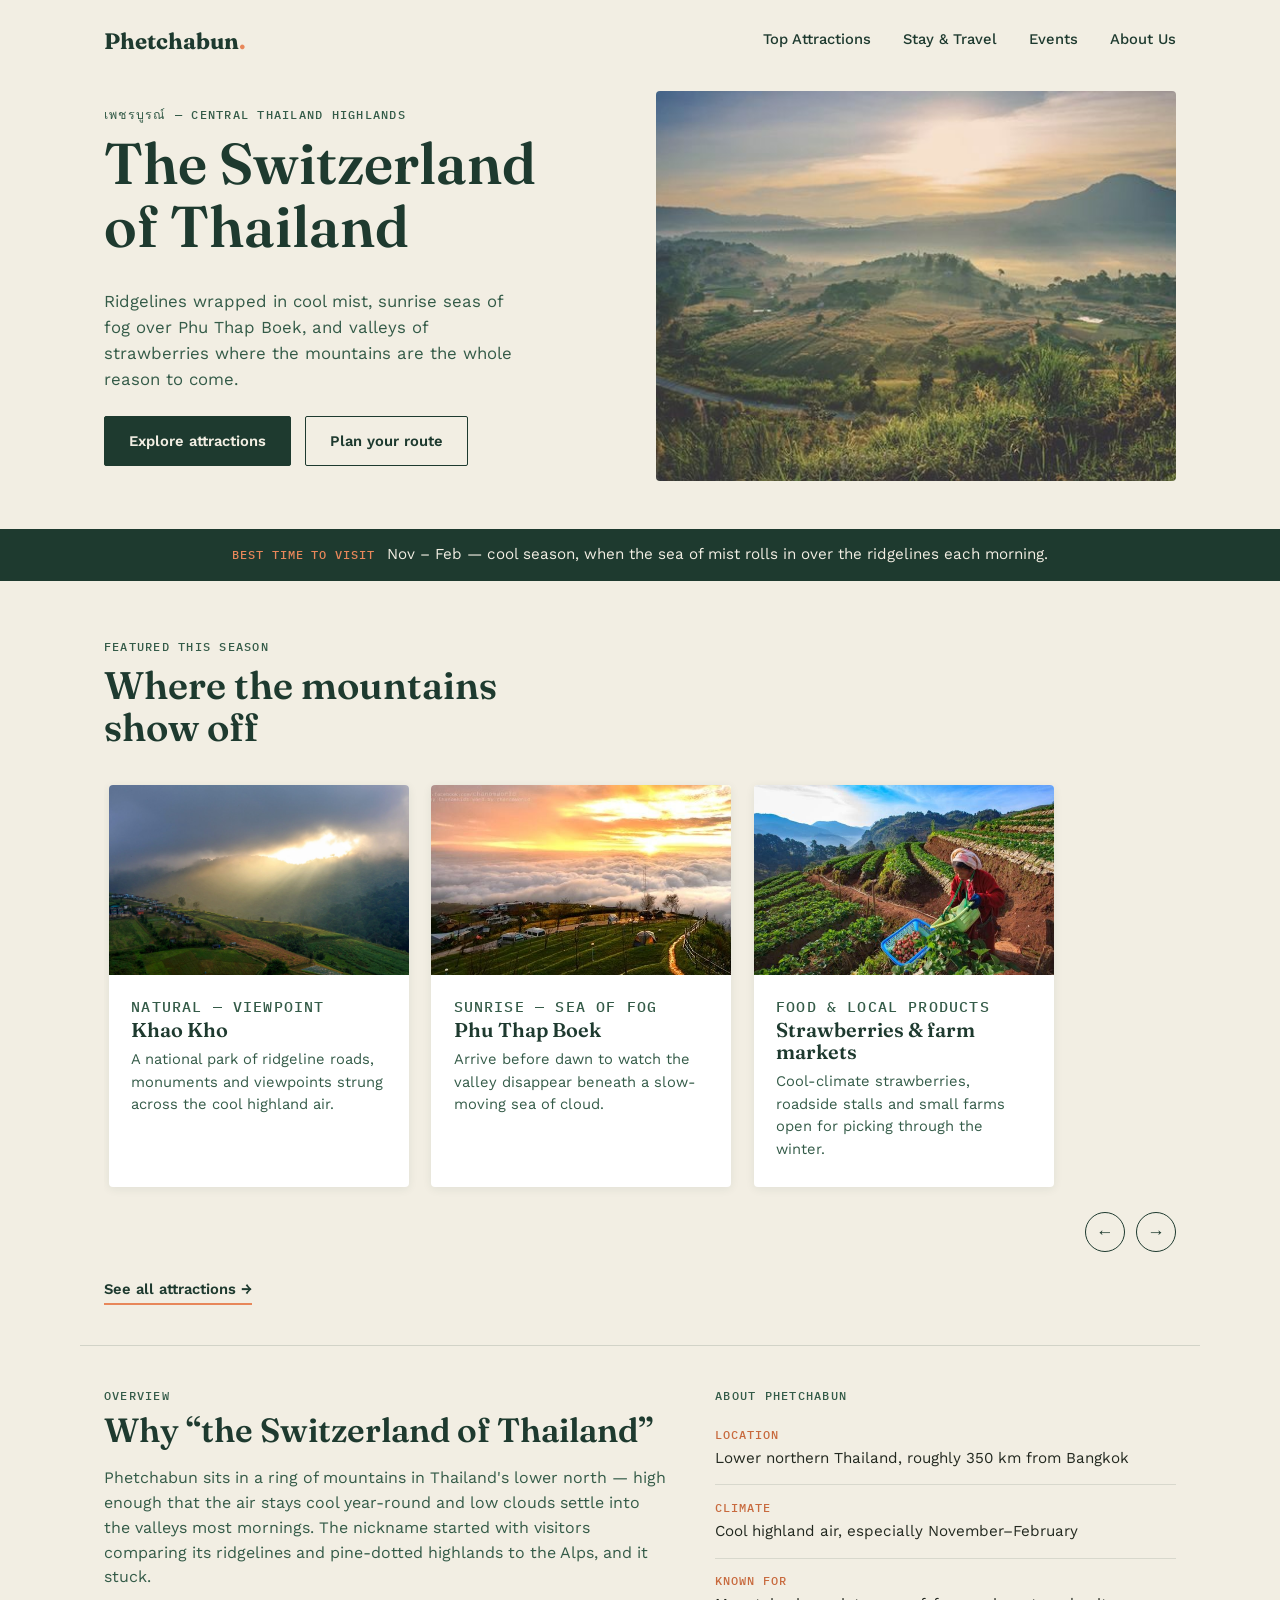
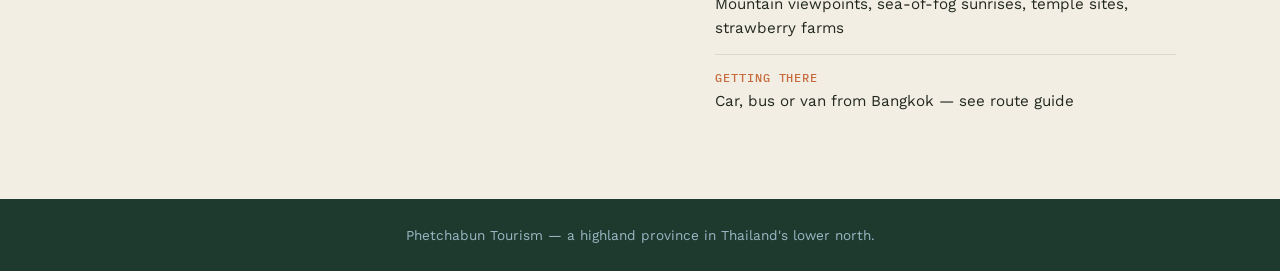
<file: index.html>
<!DOCTYPE html>
<html lang="en">
<head>
<meta charset="UTF-8">
<meta name="viewport" content="width=device-width, initial-scale=1.0">
<title>Phetchabun — The Switzerland of Thailand</title>
<link rel="stylesheet" href="styles.css">
</head>
<body>

<header class="site-header">
  <a href="index.html" class="logo">Phetchabun<span class="logo-dot">.</span></a>
  <nav class="quick-links">
    <a href="attractions.html">Top Attractions</a>
    <a href="stay-travel.html">Stay &amp; Travel</a>
    <a href="events.html">Events</a>
    <a href="about.html">About Us</a>
  </nav>
  <button class="nav-toggle" aria-label="Open menu" aria-expanded="false">
    <span></span><span></span><span></span>
  </button>
</header>

<main>

  <section class="hero">
    <div class="hero-copy">
      <p class="eyebrow">เพชรบูรณ์ &mdash; central Thailand highlands</p>
      <h1>The Switzerland<br>of Thailand</h1>
      <p class="hero-sub">
        Ridgelines wrapped in cool mist, sunrise seas of fog over Phu Thap Boek,
        and valleys of strawberries where the mountains are the whole reason to come.
      </p>
      <div class="hero-actions">
        <a href="attractions.html" class="btn btn-primary">Explore attractions</a>
        <a href="index.html#travel" class="btn btn-ghost">Plan your route</a>
      </div>
    </div>

    <div class="hero-scene">
      <img src="images/hero-valley.jpg" alt="Misty highland valley near Phetchabun at sunrise, terraced fields and a winding road below forested ridges" loading="eager">
    </div>
  </section>

  <section class="season-banner">
    <p><span class="mono">BEST TIME TO VISIT</span> Nov &ndash; Feb &mdash; cool season, when the sea of mist rolls in over the ridgelines each morning.</p>
  </section>

  <section class="featured" id="attractions">
    <div class="section-head">
      <p class="eyebrow">Featured this season</p>
      <h2>Where the mountains<br>show off</h2>
    </div>

    <div class="carousel" data-carousel>
      <ul class="carousel-track" data-track>

        <li class="card">
          <img class="card-art" src="images/khao-kho.jpg" alt="Sunbeams breaking through cloud over the forested ridges of Khao Kho">
          <div class="card-body">
            <p class="mono card-tag">NATURAL &mdash; VIEWPOINT</p>
            <h3>Khao Kho</h3>
            <p>A national park of ridgeline roads, monuments and viewpoints strung across the cool highland air.</p>
          </div>
        </li>

        <li class="card">
          <img class="card-art" src="images/phu-thap-boek.jpg" alt="Sunrise over a sea of clouds seen from a campsite on Phu Thap Boek">
          <div class="card-body">
            <p class="mono card-tag">SUNRISE &mdash; SEA OF FOG</p>
            <h3>Phu Thap Boek</h3>
            <p>Arrive before dawn to watch the valley disappear beneath a slow-moving sea of cloud.</p>
          </div>
        </li>

        <li class="card">
          <img class="card-art" src="images/strawberry-farm.jpg" alt="A farmer harvesting strawberries on a terraced hillside farm">
          <div class="card-body">
            <p class="mono card-tag">FOOD &amp; LOCAL PRODUCTS</p>
            <h3>Strawberries &amp; farm markets</h3>
            <p>Cool-climate strawberries, roadside stalls and small farms open for picking through the winter.</p>
          </div>
        </li>

      </ul>

      <div class="carousel-controls">
        <button class="carousel-btn" data-prev aria-label="Previous">&larr;</button>
        <button class="carousel-btn" data-next aria-label="Next">&rarr;</button>
      </div>
    </div>

    <a href="attractions.html" class="text-link">See all attractions &rarr;</a>
  </section>

  <section class="about" id="about">
    <div class="about-overview">
      <p class="eyebrow">Overview</p>
      <h2>Why &ldquo;the Switzerland of Thailand&rdquo;</h2>
      <p>
        Phetchabun sits in a ring of mountains in Thailand's lower north &mdash;
        high enough that the air stays cool year-round and low clouds settle
        into the valleys most mornings. The nickname started with visitors
        comparing its ridgelines and pine-dotted highlands to the Alps, and
        it stuck.
      </p>
    </div>
    <div class="about-info">
      <p class="eyebrow">About Phetchabun</p>
      <ul class="fact-list">
        <li><span class="mono">LOCATION</span> Lower northern Thailand, roughly 350&nbsp;km from Bangkok</li>
        <li><span class="mono">CLIMATE</span> Cool highland air, especially November&ndash;February</li>
        <li><span class="mono">KNOWN FOR</span> Mountain viewpoints, sea-of-fog sunrises, temple sites, strawberry farms</li>
        <li><span class="mono">GETTING THERE</span> Car, bus or van from Bangkok &mdash; see route guide</li>
      </ul>
    </div>
  </section>

</main>

<footer class="site-footer">
  <p>Phetchabun Tourism &mdash; a highland province in Thailand's lower north.</p>
</footer>

<script>
  const track = document.querySelector('[data-track]');
  const prevBtn = document.querySelector('[data-prev]');
  const nextBtn = document.querySelector('[data-next]');

  if (track && prevBtn && nextBtn) {
    const scrollByCard = (dir) => {
      const card = track.querySelector('.card');
      if (!card) return;
      const gap = parseFloat(getComputedStyle(track).columnGap || 0);
      track.scrollBy({ left: dir * (card.offsetWidth + gap), behavior: 'smooth' });
    };
    prevBtn.addEventListener('click', () => scrollByCard(-1));
    nextBtn.addEventListener('click', () => scrollByCard(1));
  }

  const toggle = document.querySelector('.nav-toggle');
  const nav = document.querySelector('.quick-links');
  if (toggle && nav) {
    toggle.addEventListener('click', () => {
      const open = nav.classList.toggle('open');
      toggle.setAttribute('aria-expanded', open);
    });
  }
</script>

</body>
</html>
</file>
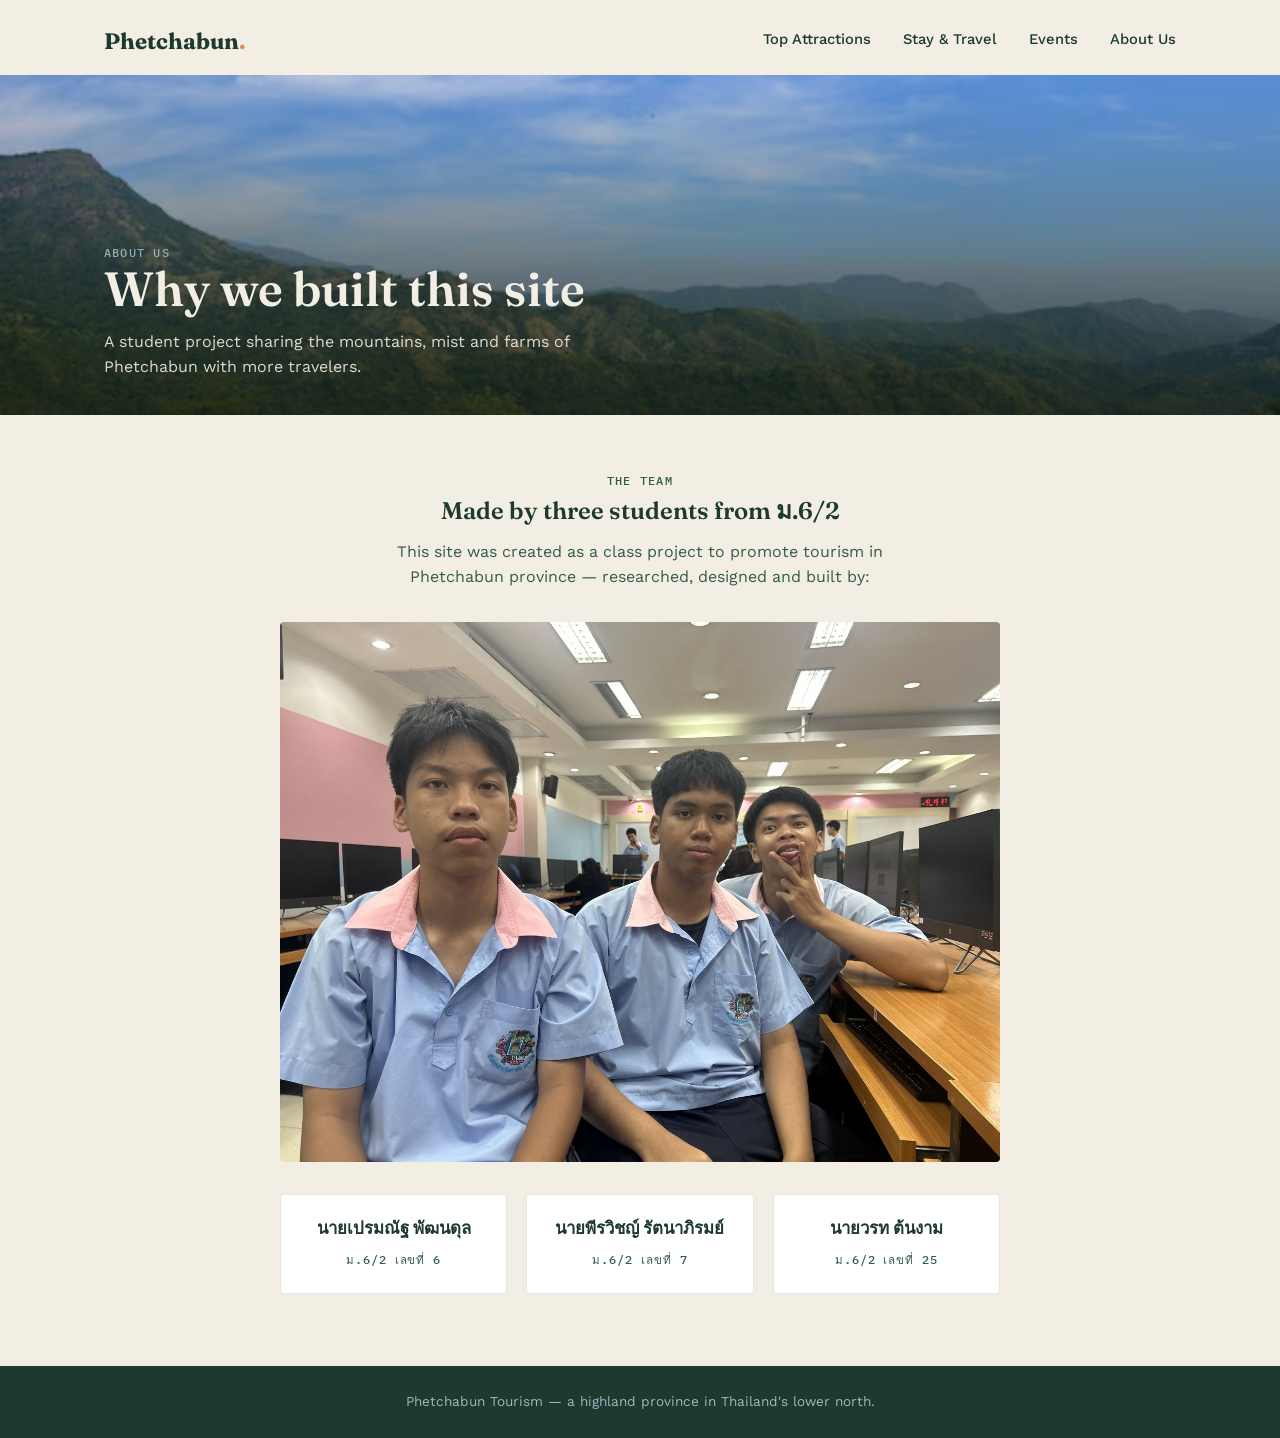
<file: about.html>
<!DOCTYPE html>
<html lang="en">
<head>
<meta charset="UTF-8">
<meta name="viewport" content="width=device-width, initial-scale=1.0">
<title>About Us — Phetchabun</title>
<link rel="stylesheet" href="styles.css">
</head>
<body>

<header class="site-header">
  <a href="index.html" class="logo">Phetchabun<span class="logo-dot">.</span></a>
  <nav class="quick-links">
    <a href="attractions.html">Top Attractions</a>
    <a href="stay-travel.html">Stay &amp; Travel</a>
    <a href="events.html">Events</a>
    <a href="about.html" aria-current="page">About Us</a>
  </nav>
  <button class="nav-toggle" aria-label="Open menu" aria-expanded="false">
    <span></span><span></span><span></span>
  </button>
</header>

<main>

  <section class="page-hero">
    <img src="images/panorama-view-khao-kho-mountain-near-wat-pha-sorn-kaew-khao-kor-phetchabun-northcentral-thailand_258052-7249.avif" alt="Terraced strawberry farm in the Phetchabun highlands">
    <div class="page-hero-copy">
      <p class="eyebrow">About Us</p>
      <h1>Why we built this site</h1>
      <p>A student project sharing the mountains, mist and farms of Phetchabun with more travelers.</p>
    </div>
  </section>

  <section class="team-section">
    <p class="eyebrow" style="text-align:center">The team</p>
    <h2 style="text-align:center; max-width: 34ch; margin: 0 auto;">Made by three students from ม.6/2</h2>
    <p style="max-width: 56ch; margin: 1rem auto 0; text-align:center; color: var(--forest);">
      This site was created as a class project to promote tourism in
      Phetchabun province &mdash; researched, designed and built by:
    </p>

    <div class="team-photo">
      <img src="images/team-photo.jpg" alt="The three student creators of this site">
    </div>

    <div class="team-grid">
      <div class="team-card">
        <span class="name">นายเปรมณัฐ พัฒนดุล</span>
        <span class="mono">ม.6/2 เลขที่ 6</span>
      </div>
      <div class="team-card">
        <span class="name">นายพีรวิชญ์ รัตนาภิรมย์</span>
        <span class="mono">ม.6/2 เลขที่ 7</span>
      </div>
      <div class="team-card">
        <span class="name">นายวรท ต้นงาม</span>
        <span class="mono">ม.6/2 เลขที่ 25</span>
      </div>
    </div>
  </section>

</main>

<footer class="site-footer">
  <p>Phetchabun Tourism &mdash; a highland province in Thailand's lower north.</p>
</footer>

<script>
  const toggle = document.querySelector('.nav-toggle');
  const nav = document.querySelector('.quick-links');
  if (toggle && nav) {
    toggle.addEventListener('click', () => {
      const open = nav.classList.toggle('open');
      toggle.setAttribute('aria-expanded', open);
    });
  }
</script>

</body>
</html>
</file>
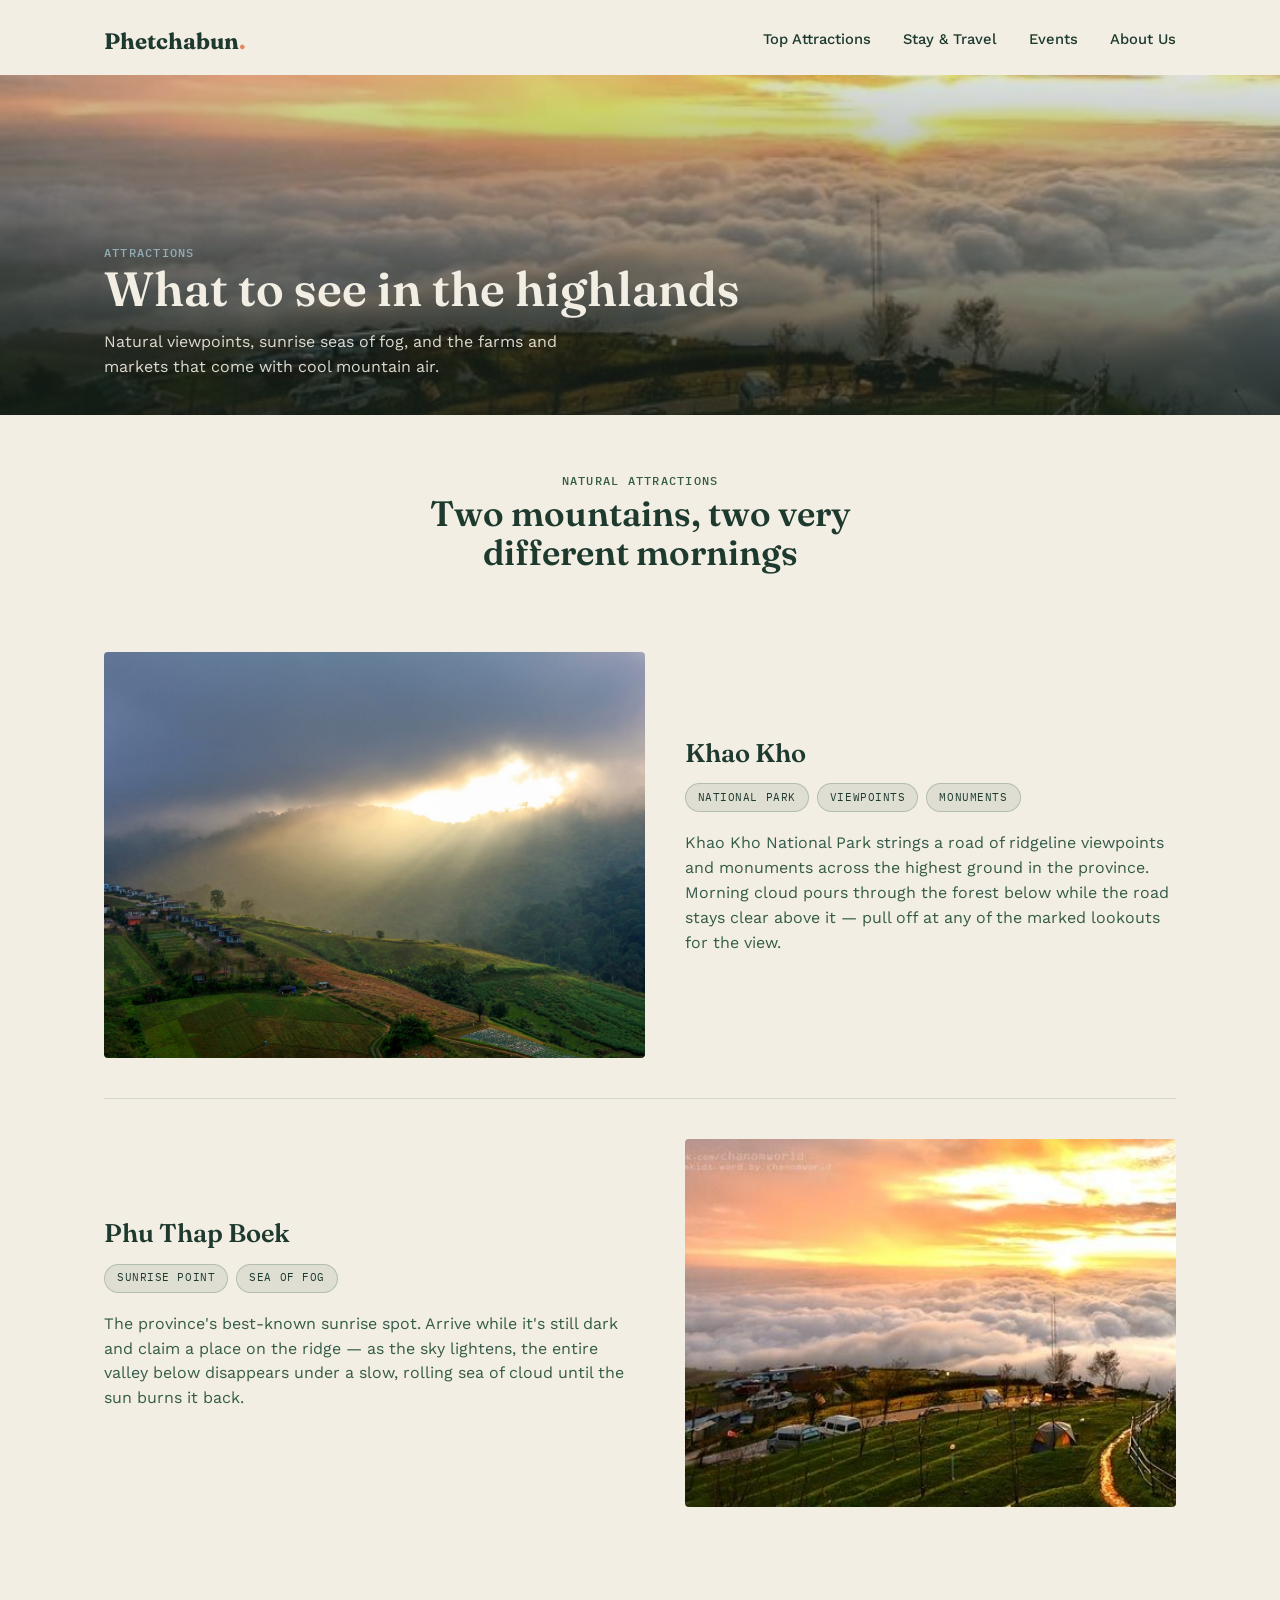
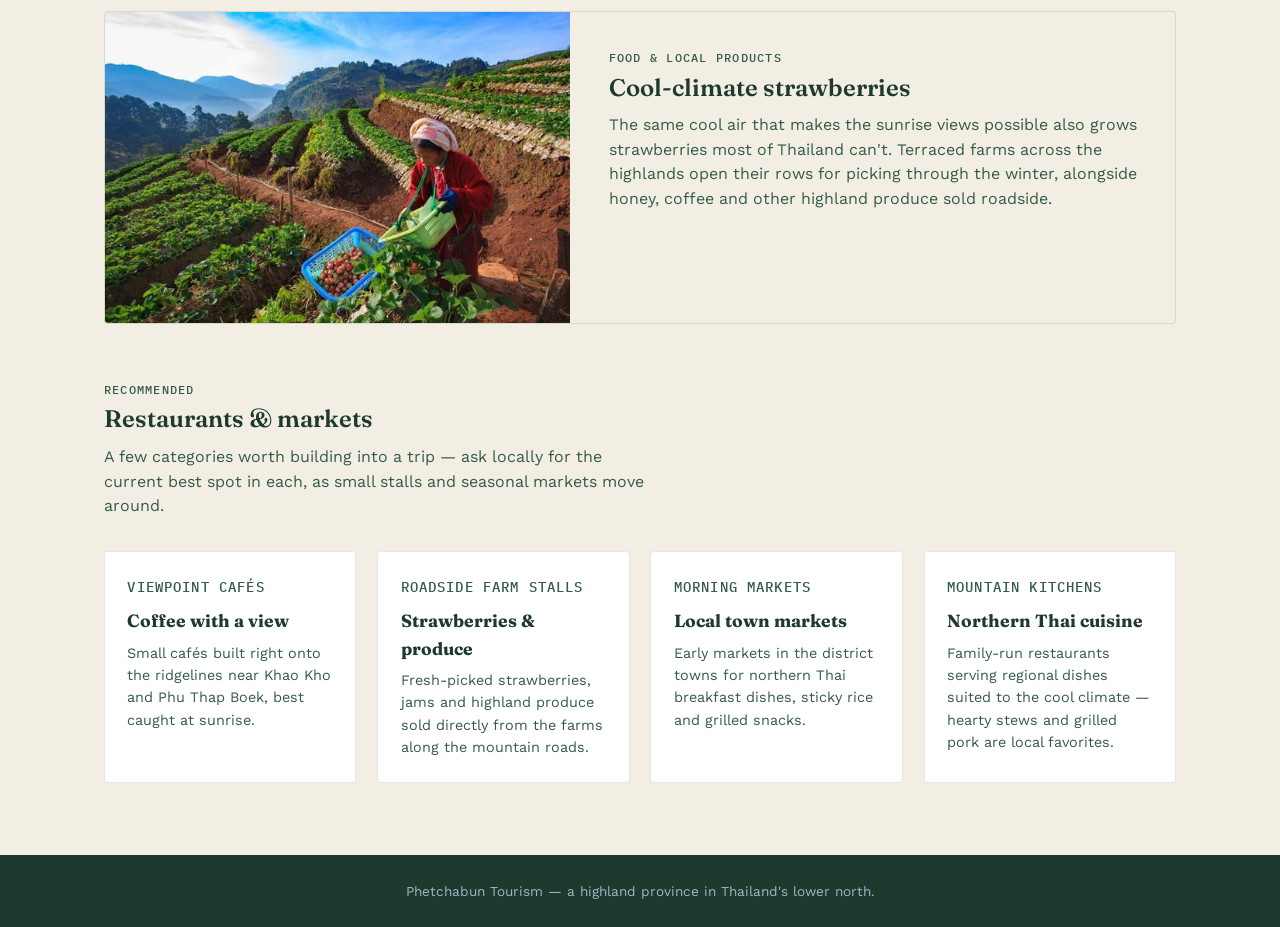
<file: attractions.html>
<!DOCTYPE html>
<html lang="en">
<head>
<meta charset="UTF-8">
<meta name="viewport" content="width=device-width, initial-scale=1.0">
<title>Attractions — Phetchabun</title>
<link rel="stylesheet" href="styles.css">
</head>
<body>

<header class="site-header">
  <a href="index.html" class="logo">Phetchabun<span class="logo-dot">.</span></a>
  <nav class="quick-links">
    <a href="attractions.html" aria-current="page">Top Attractions</a>
    <a href="stay-travel.html">Stay &amp; Travel</a>
    <a href="events.html">Events</a>
    <a href="about.html">About Us</a>
  </nav>
  <button class="nav-toggle" aria-label="Open menu" aria-expanded="false">
    <span></span><span></span><span></span>
  </button>
</header>

<main>

  <section class="page-hero">
    <img src="images/phu-thap-boek.jpg" alt="Sunrise over a sea of clouds on Phu Thap Boek">
    <div class="page-hero-copy">
      <p class="eyebrow">Attractions</p>
      <h1>What to see in the highlands</h1>
      <p>Natural viewpoints, sunrise seas of fog, and the farms and markets that come with cool mountain air.</p>
    </div>
  </section>

  <section class="feature-group" id="natural">
    <p class="eyebrow" style="text-align:center">Natural attractions</p>
    <h2>Two mountains, two very<br>different mornings</h2>

    <div class="feature-row">
      <div class="feature-media">
        <img src="images/khao-kho.jpg" alt="Sunbeams breaking through cloud over the forested ridges of Khao Kho">
      </div>
      <div class="feature-text">
        <h3>Khao Kho</h3>
        <div class="tag-row">
          <span class="tag-pill">National park</span>
          <span class="tag-pill">Viewpoints</span>
          <span class="tag-pill">Monuments</span>
        </div>
        <p>
          Khao Kho National Park strings a road of ridgeline viewpoints and
          monuments across the highest ground in the province. Morning cloud
          pours through the forest below while the road stays clear above it &mdash;
          pull off at any of the marked lookouts for the view.
        </p>
      </div>
    </div>

    <div class="feature-row reverse">
      <div class="feature-media">
        <img src="images/phu-thap-boek.jpg" alt="Sunrise over a sea of clouds seen from a campsite on Phu Thap Boek">
      </div>
      <div class="feature-text">
        <h3>Phu Thap Boek</h3>
        <div class="tag-row">
          <span class="tag-pill">Sunrise point</span>
          <span class="tag-pill">Sea of fog</span>
        </div>
        <p>
          The province's best-known sunrise spot. Arrive while it's still dark
          and claim a place on the ridge &mdash; as the sky lightens, the entire
          valley below disappears under a slow, rolling sea of cloud until the
          sun burns it back.
        </p>
      </div>
    </div>
  </section>

  <section class="food-section">
    <div class="food-band">
      <img src="images/strawberry-farm.jpg" alt="A farmer harvesting strawberries on a terraced hillside farm">
      <div class="food-band-text">
        <p class="eyebrow">Food &amp; local products</p>
        <h3>Cool-climate strawberries</h3>
        <p>
          The same cool air that makes the sunrise views possible also grows
          strawberries most of Thailand can't. Terraced farms across the
          highlands open their rows for picking through the winter, alongside
          honey, coffee and other highland produce sold roadside.
        </p>
      </div>
    </div>
  </section>

  <section class="market-section">
    <p class="eyebrow">Recommended</p>
    <h2>Restaurants &amp; markets</h2>
    <p style="max-width: 56ch; color: var(--forest);">
      A few categories worth building into a trip &mdash; ask locally for the
      current best spot in each, as small stalls and seasonal markets move
      around.
    </p>

    <div class="market-grid">
      <div class="market-card">
        <p class="mono">VIEWPOINT CAFÉS</p>
        <h4>Coffee with a view</h4>
        <p>Small cafés built right onto the ridgelines near Khao Kho and Phu Thap Boek, best caught at sunrise.</p>
      </div>
      <div class="market-card">
        <p class="mono">ROADSIDE FARM STALLS</p>
        <h4>Strawberries &amp; produce</h4>
        <p>Fresh-picked strawberries, jams and highland produce sold directly from the farms along the mountain roads.</p>
      </div>
      <div class="market-card">
        <p class="mono">MORNING MARKETS</p>
        <h4>Local town markets</h4>
        <p>Early markets in the district towns for northern Thai breakfast dishes, sticky rice and grilled snacks.</p>
      </div>
      <div class="market-card">
        <p class="mono">MOUNTAIN KITCHENS</p>
        <h4>Northern Thai cuisine</h4>
        <p>Family-run restaurants serving regional dishes suited to the cool climate &mdash; hearty stews and grilled pork are local favorites.</p>
      </div>
    </div>
  </section>

</main>

<footer class="site-footer">
  <p>Phetchabun Tourism &mdash; a highland province in Thailand's lower north.</p>
</footer>

<script>
  const toggle = document.querySelector('.nav-toggle');
  const nav = document.querySelector('.quick-links');
  if (toggle && nav) {
    toggle.addEventListener('click', () => {
      const open = nav.classList.toggle('open');
      toggle.setAttribute('aria-expanded', open);
    });
  }
</script>

</body>
</html>
</file>
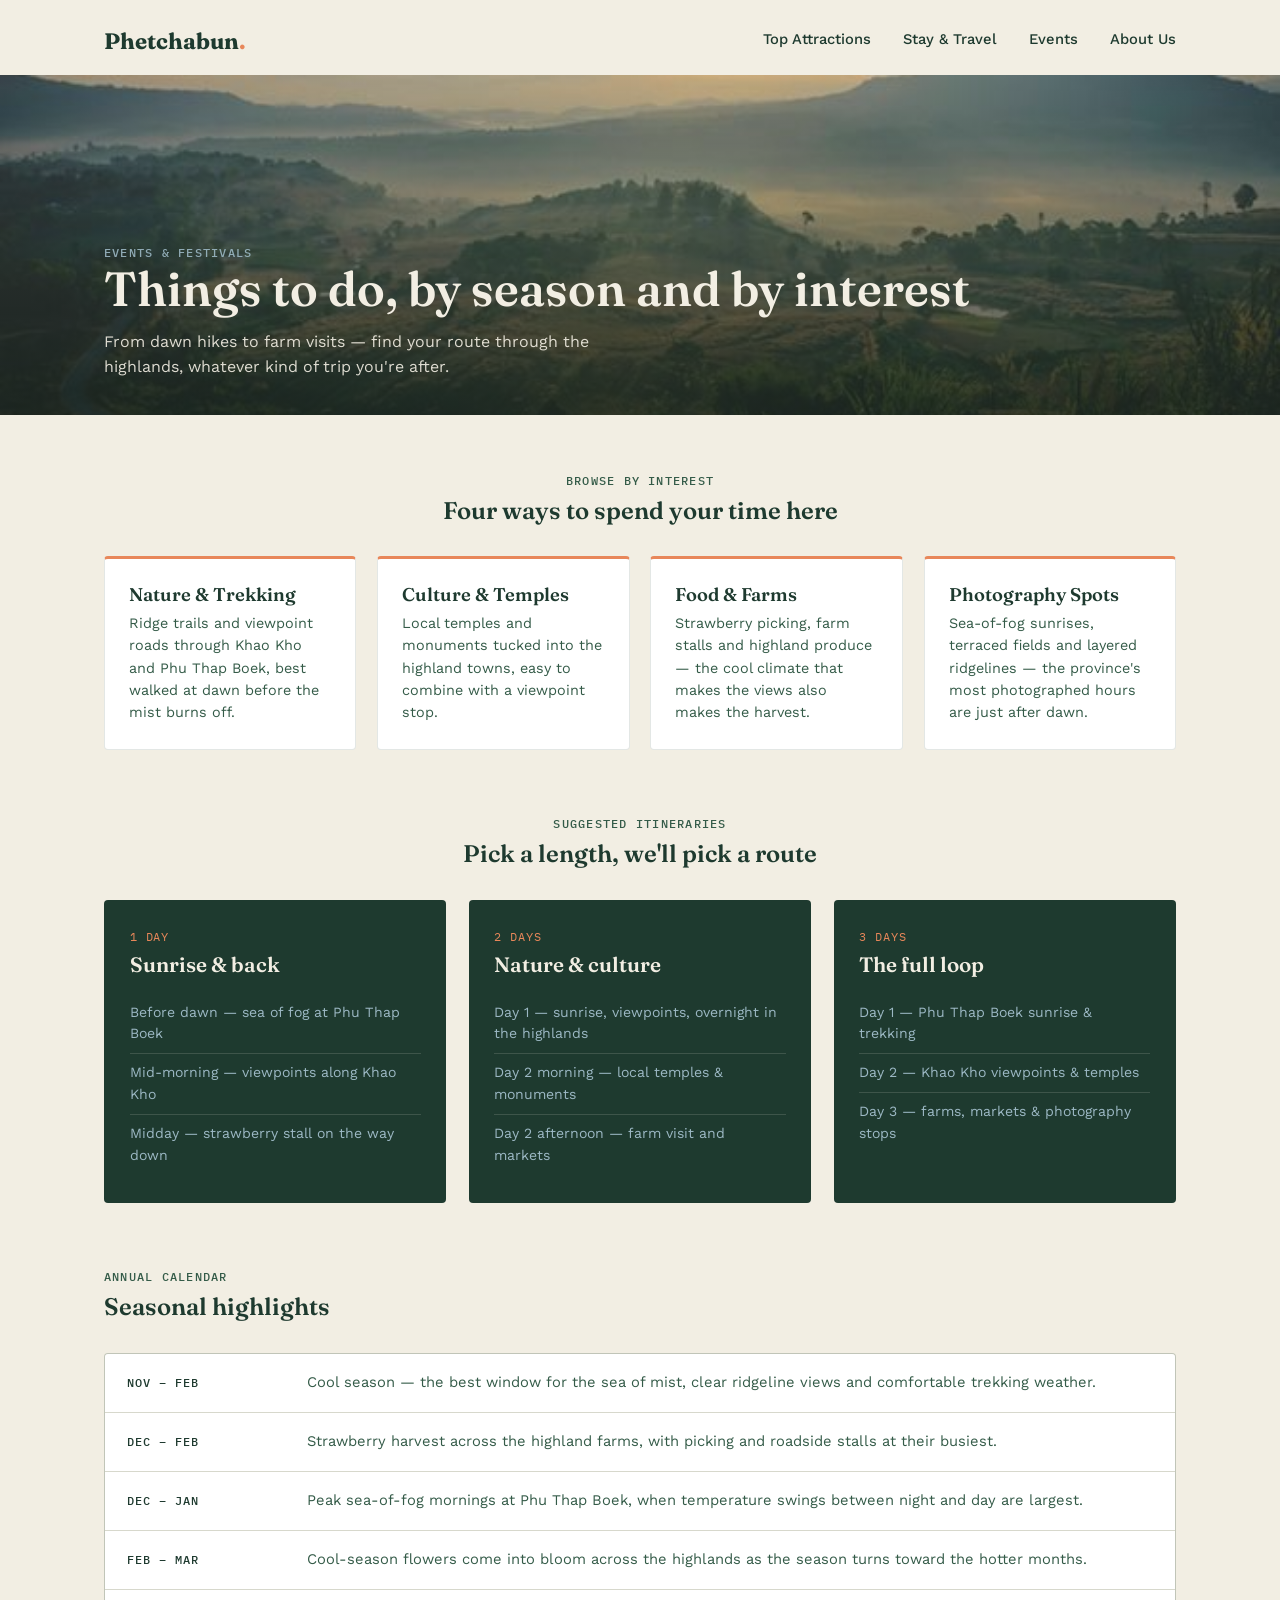
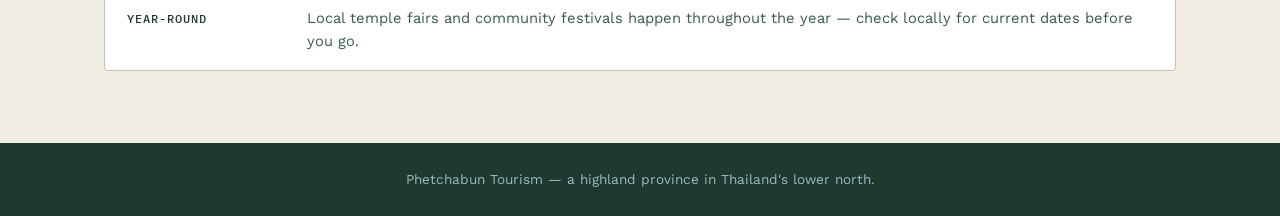
<file: events.html>
<!DOCTYPE html>
<html lang="en">
<head>
<meta charset="UTF-8">
<meta name="viewport" content="width=device-width, initial-scale=1.0">
<title>Events &amp; Festivals — Phetchabun</title>
<link rel="stylesheet" href="styles.css">
</head>
<body>

<header class="site-header">
  <a href="index.html" class="logo">Phetchabun<span class="logo-dot">.</span></a>
  <nav class="quick-links">
    <a href="attractions.html">Top Attractions</a>
    <a href="stay-travel.html">Stay &amp; Travel</a>
    <a href="events.html" aria-current="page">Events</a>
    <a href="about.html">About Us</a>
  </nav>
  <button class="nav-toggle" aria-label="Open menu" aria-expanded="false">
    <span></span><span></span><span></span>
  </button>
</header>

<main>

  <section class="page-hero">
    <img src="images/hero-valley.jpg" alt="Terraced highland valley near Phetchabun at sunrise">
    <div class="page-hero-copy">
      <p class="eyebrow">Events &amp; Festivals</p>
      <h1>Things to do, by season and by interest</h1>
      <p>From dawn hikes to farm visits &mdash; find your route through the highlands, whatever kind of trip you're after.</p>
    </div>
  </section>

  <section class="interest-section" id="interests">
    <p class="eyebrow" style="text-align:center">Browse by interest</p>
    <h2 style="text-align:center; max-width:34ch; margin:0 auto;">Four ways to spend your time here</h2>

    <div class="interest-grid">
      <div class="interest-card">
        <h3>Nature &amp; Trekking</h3>
        <p>Ridge trails and viewpoint roads through Khao Kho and Phu Thap Boek, best walked at dawn before the mist burns off.</p>
      </div>
      <div class="interest-card">
        <h3>Culture &amp; Temples</h3>
        <p>Local temples and monuments tucked into the highland towns, easy to combine with a viewpoint stop.</p>
      </div>
      <div class="interest-card">
        <h3>Food &amp; Farms</h3>
        <p>Strawberry picking, farm stalls and highland produce &mdash; the cool climate that makes the views also makes the harvest.</p>
      </div>
      <div class="interest-card">
        <h3>Photography Spots</h3>
        <p>Sea-of-fog sunrises, terraced fields and layered ridgelines &mdash; the province's most photographed hours are just after dawn.</p>
      </div>
    </div>
  </section>

  <section class="itinerary-section" id="itineraries">
    <p class="eyebrow" style="text-align:center">Suggested itineraries</p>
    <h2 style="text-align:center; max-width:30ch; margin:0 auto;">Pick a length, we'll pick a route</h2>

    <div class="itinerary-grid">
      <div class="itinerary-card">
        <span class="itinerary-length">1 Day</span>
        <h3>Sunrise &amp; back</h3>
        <ul class="itinerary-steps">
          <li>Before dawn &mdash; sea of fog at Phu Thap Boek</li>
          <li>Mid-morning &mdash; viewpoints along Khao Kho</li>
          <li>Midday &mdash; strawberry stall on the way down</li>
        </ul>
      </div>
      <div class="itinerary-card">
        <span class="itinerary-length">2 Days</span>
        <h3>Nature &amp; culture</h3>
        <ul class="itinerary-steps">
          <li>Day 1 &mdash; sunrise, viewpoints, overnight in the highlands</li>
          <li>Day 2 morning &mdash; local temples &amp; monuments</li>
          <li>Day 2 afternoon &mdash; farm visit and markets</li>
        </ul>
      </div>
      <div class="itinerary-card">
        <span class="itinerary-length">3 Days</span>
        <h3>The full loop</h3>
        <ul class="itinerary-steps">
          <li>Day 1 &mdash; Phu Thap Boek sunrise &amp; trekking</li>
          <li>Day 2 &mdash; Khao Kho viewpoints &amp; temples</li>
          <li>Day 3 &mdash; farms, markets &amp; photography stops</li>
        </ul>
      </div>
    </div>
  </section>

  <section class="calendar-section" id="calendar">
    <p class="eyebrow">Annual calendar</p>
    <h2>Seasonal highlights</h2>

    <ul class="season-list">
      <li>
        <span class="mono">NOV &ndash; FEB</span>
        <p>Cool season &mdash; the best window for the sea of mist, clear ridgeline views and comfortable trekking weather.</p>
      </li>
      <li>
        <span class="mono">DEC &ndash; FEB</span>
        <p>Strawberry harvest across the highland farms, with picking and roadside stalls at their busiest.</p>
      </li>
      <li>
        <span class="mono">DEC &ndash; JAN</span>
        <p>Peak sea-of-fog mornings at Phu Thap Boek, when temperature swings between night and day are largest.</p>
      </li>
      <li>
        <span class="mono">FEB &ndash; MAR</span>
        <p>Cool-season flowers come into bloom across the highlands as the season turns toward the hotter months.</p>
      </li>
      <li>
        <span class="mono">YEAR-ROUND</span>
        <p>Local temple fairs and community festivals happen throughout the year &mdash; check locally for current dates before you go.</p>
      </li>
    </ul>
  </section>

</main>

<footer class="site-footer">
  <p>Phetchabun Tourism &mdash; a highland province in Thailand's lower north.</p>
</footer>

<script>
  const toggle = document.querySelector('.nav-toggle');
  const nav = document.querySelector('.quick-links');
  if (toggle && nav) {
    toggle.addEventListener('click', () => {
      const open = nav.classList.toggle('open');
      toggle.setAttribute('aria-expanded', open);
    });
  }
</script>

</body>
</html>
</file>
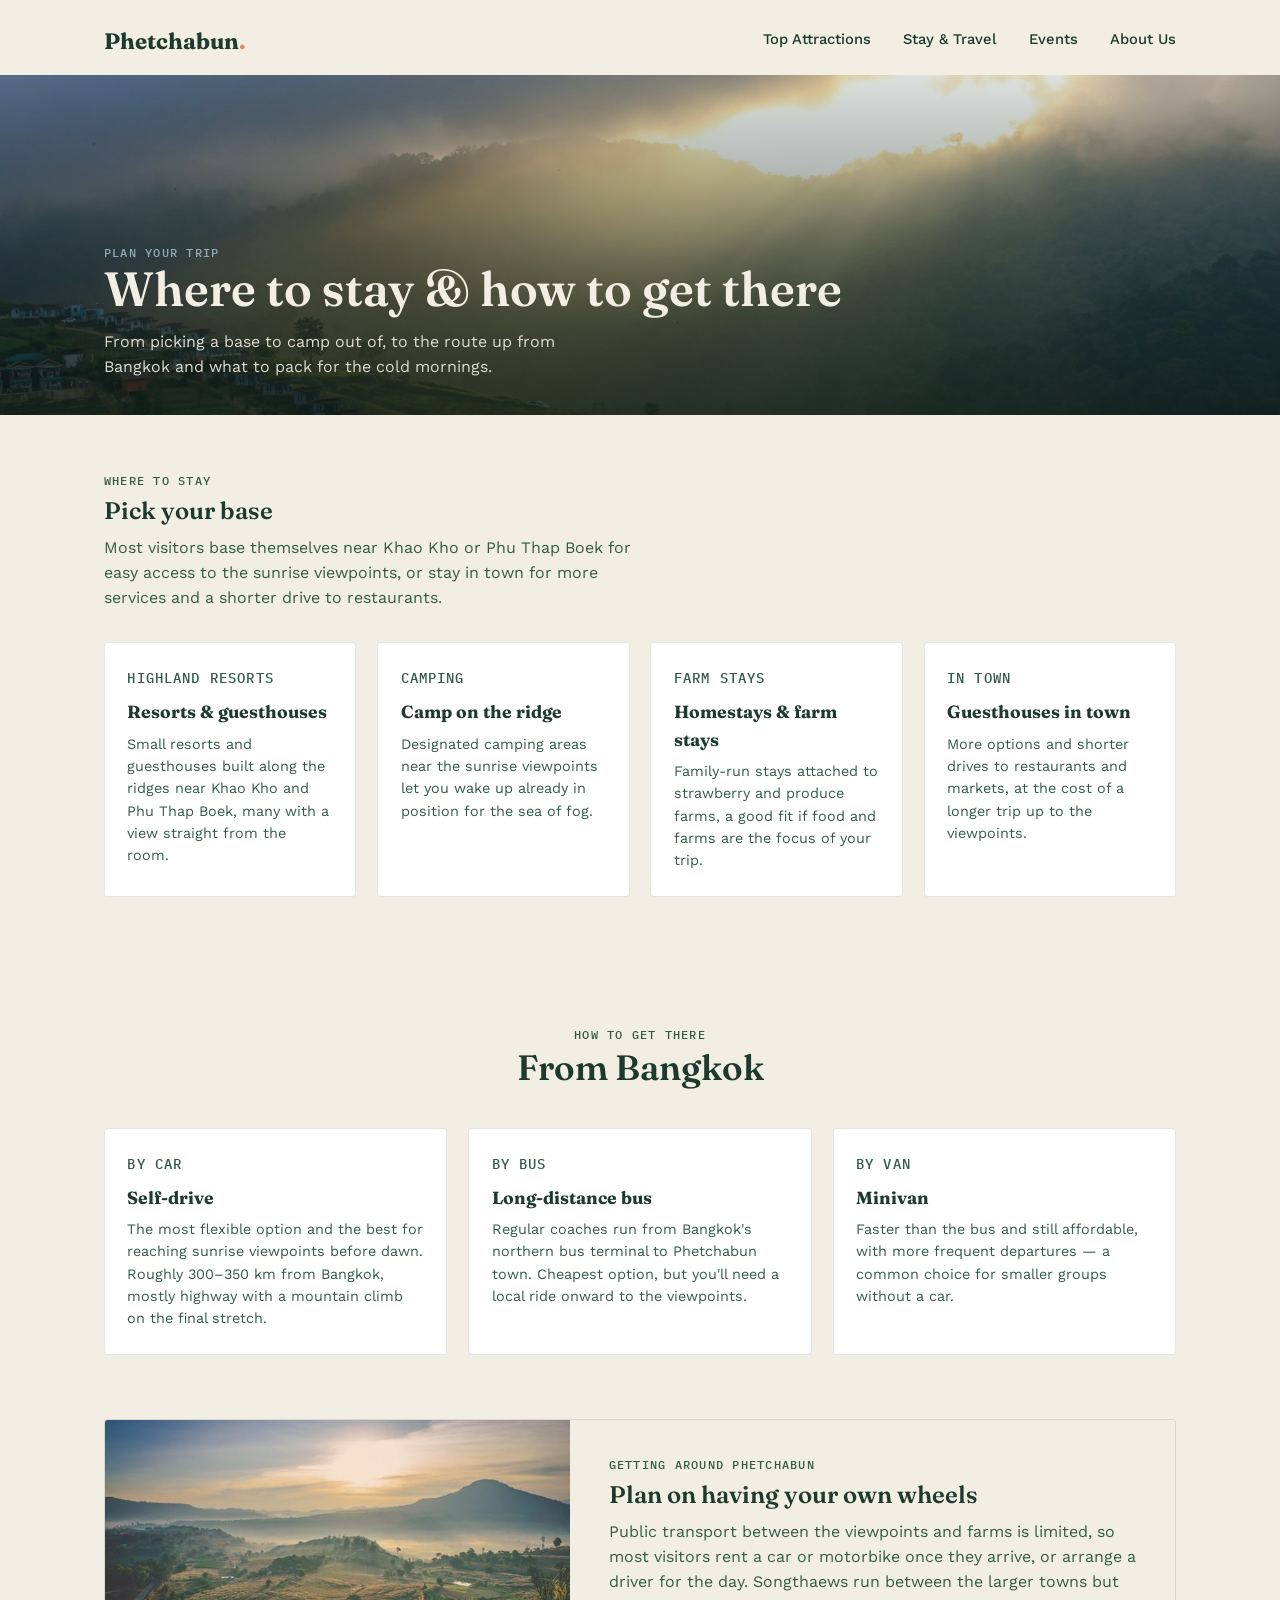
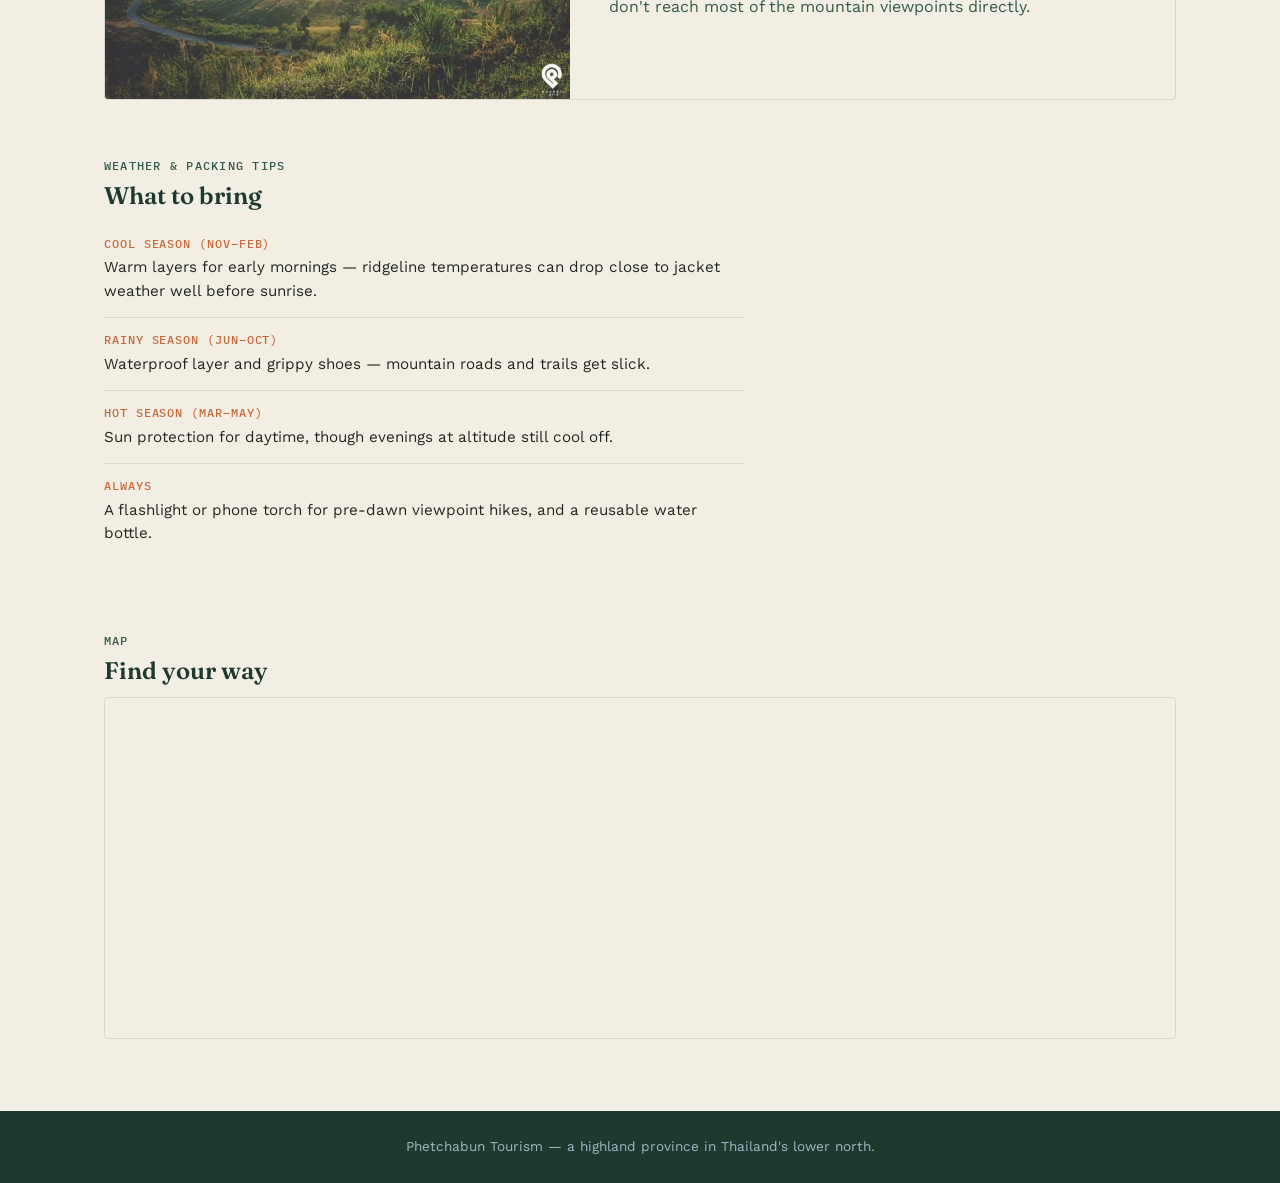
<file: stay-travel.html>
<!DOCTYPE html>
<html lang="en">
<head>
<meta charset="UTF-8">
<meta name="viewport" content="width=device-width, initial-scale=1.0">
<title>Where to Stay &amp; How to Get There — Phetchabun</title>
<link rel="stylesheet" href="styles.css">
</head>
<body>

<header class="site-header">
  <a href="index.html" class="logo">Phetchabun<span class="logo-dot">.</span></a>
  <nav class="quick-links">
    <a href="attractions.html">Top Attractions</a>
    <a href="stay-travel.html" aria-current="page">Stay &amp; Travel</a>
    <a href="events.html">Events</a>
    <a href="about.html">About Us</a>
  </nav>
  <button class="nav-toggle" aria-label="Open menu" aria-expanded="false">
    <span></span><span></span><span></span>
  </button>
</header>

<main>

  <section class="page-hero">
    <img src="images/khao-kho.jpg" alt="Sunbeams over the forested ridges of Khao Kho">
    <div class="page-hero-copy">
      <p class="eyebrow">Plan your trip</p>
      <h1>Where to stay &amp; how to get there</h1>
      <p>From picking a base to camp out of, to the route up from Bangkok and what to pack for the cold mornings.</p>
    </div>
  </section>

  <section class="market-section" id="stay">
    <p class="eyebrow">Where to stay</p>
    <h2>Pick your base</h2>
    <p style="max-width: 56ch; color: var(--forest);">
      Most visitors base themselves near Khao Kho or Phu Thap Boek for easy
      access to the sunrise viewpoints, or stay in town for more services and
      a shorter drive to restaurants.
    </p>

    <div class="market-grid">
      <div class="market-card">
        <p class="mono">HIGHLAND RESORTS</p>
        <h4>Resorts &amp; guesthouses</h4>
        <p>Small resorts and guesthouses built along the ridges near Khao Kho and Phu Thap Boek, many with a view straight from the room.</p>
      </div>
      <div class="market-card">
        <p class="mono">CAMPING</p>
        <h4>Camp on the ridge</h4>
        <p>Designated camping areas near the sunrise viewpoints let you wake up already in position for the sea of fog.</p>
      </div>
      <div class="market-card">
        <p class="mono">FARM STAYS</p>
        <h4>Homestays &amp; farm stays</h4>
        <p>Family-run stays attached to strawberry and produce farms, a good fit if food and farms are the focus of your trip.</p>
      </div>
      <div class="market-card">
        <p class="mono">IN TOWN</p>
        <h4>Guesthouses in town</h4>
        <p>More options and shorter drives to restaurants and markets, at the cost of a longer trip up to the viewpoints.</p>
      </div>
    </div>
  </section>

  <section class="feature-group" id="travel">
    <p class="eyebrow" style="text-align:center">How to get there</p>
    <h2>From Bangkok</h2>

    <div class="market-grid">
      <div class="market-card">
        <p class="mono">BY CAR</p>
        <h4>Self-drive</h4>
        <p>The most flexible option and the best for reaching sunrise viewpoints before dawn. Roughly 300&ndash;350&nbsp;km from Bangkok, mostly highway with a mountain climb on the final stretch.</p>
      </div>
      <div class="market-card">
        <p class="mono">BY BUS</p>
        <h4>Long-distance bus</h4>
        <p>Regular coaches run from Bangkok's northern bus terminal to Phetchabun town. Cheapest option, but you'll need a local ride onward to the viewpoints.</p>
      </div>
      <div class="market-card">
        <p class="mono">BY VAN</p>
        <h4>Minivan</h4>
        <p>Faster than the bus and still affordable, with more frequent departures &mdash; a common choice for smaller groups without a car.</p>
      </div>
    </div>
  </section>

  <section class="food-section">
    <div class="food-band">
      <img src="images/hero-valley.jpg" alt="Winding mountain road through terraced highland fields">
      <div class="food-band-text">
        <p class="eyebrow">Getting around Phetchabun</p>
        <h3>Plan on having your own wheels</h3>
        <p>
          Public transport between the viewpoints and farms is limited, so
          most visitors rent a car or motorbike once they arrive, or arrange
          a driver for the day. Songthaews run between the larger towns but
          don't reach most of the mountain viewpoints directly.
        </p>
      </div>
    </div>
  </section>

  <section class="market-section">
    <p class="eyebrow">Weather &amp; packing tips</p>
    <h2>What to bring</h2>

    <ul class="fact-list" style="max-width: 640px;">
      <li><span class="mono">COOL SEASON (NOV&ndash;FEB)</span> Warm layers for early mornings &mdash; ridgeline temperatures can drop close to jacket weather well before sunrise.</li>
      <li><span class="mono">RAINY SEASON (JUN&ndash;OCT)</span> Waterproof layer and grippy shoes &mdash; mountain roads and trails get slick.</li>
      <li><span class="mono">HOT SEASON (MAR&ndash;MAY)</span> Sun protection for daytime, though evenings at altitude still cool off.</li>
      <li><span class="mono">ALWAYS</span> A flashlight or phone torch for pre-dawn viewpoint hikes, and a reusable water bottle.</li>
    </ul>
  </section>

  <section class="market-section" style="padding-top: 0;">
    <p class="eyebrow">Map</p>
    <h2>Find your way</h2>
    <div class="map-embed">
      <iframe
        src="https://www.google.com/maps?q=Phetchabun,+Thailand&output=embed"
        loading="lazy"
        referrerpolicy="no-referrer-when-downgrade"
        title="Map of Phetchabun, Thailand">
      </iframe>
    </div>
  </section>

</main>

<footer class="site-footer">
  <p>Phetchabun Tourism &mdash; a highland province in Thailand's lower north.</p>
</footer>

<script>
  const toggle = document.querySelector('.nav-toggle');
  const nav = document.querySelector('.quick-links');
  if (toggle && nav) {
    toggle.addEventListener('click', () => {
      const open = nav.classList.toggle('open');
      toggle.setAttribute('aria-expanded', open);
    });
  }
</script>

</body>
</html>
</file>
<file: styles.css>
@import url('https://fonts.googleapis.com/css2?family=Fraunces:opsz,wght@9..144,400;9..144,600;9..144,700&family=Work+Sans:wght@400;500;600&family=IBM+Plex+Mono:wght@500&display=swap');

:root {
  --forest-deep: #1E3A2F;
  --forest: #345B48;
  --forest-light: #4A7360;
  --mist-cream: #F2EEE3;
  --sunrise: #E8875A;
  --sunrise-deep: #C86A3E;
  --sky-mist: #9CB8C4;
  --gold: #C9A15C;
  --charcoal: #22281F;

  --font-display: 'Fraunces', serif;
  --font-body: 'Work Sans', sans-serif;
  --font-mono: 'IBM Plex Mono', monospace;

  --max-width: 1120px;
}

* { box-sizing: border-box; }

html { scroll-behavior: smooth; }

body {
  margin: 0;
  background: var(--mist-cream);
  color: var(--charcoal);
  font-family: var(--font-body);
  line-height: 1.55;
}

h1, h2, h3 {
  font-family: var(--font-display);
  font-weight: 600;
  line-height: 1.1;
  margin: 0 0 0.5em;
  color: var(--forest-deep);
}

p { margin: 0 0 1em; }

a { color: inherit; }

.mono {
  font-family: var(--font-mono);
  font-weight: 500;
  font-size: 0.72rem;
  letter-spacing: 0.08em;
  text-transform: uppercase;
  color: var(--sunrise-deep);
}

.eyebrow {
  font-family: var(--font-mono);
  font-weight: 500;
  font-size: 0.78rem;
  letter-spacing: 0.1em;
  text-transform: uppercase;
  color: var(--forest);
  margin: 0 0 0.6em;
}

/* ---------- header ---------- */

.site-header {
  display: flex;
  align-items: center;
  justify-content: space-between;
  max-width: var(--max-width);
  margin: 0 auto;
  padding: 1.5rem 1.5rem 1rem;
}

.logo {
  font-family: var(--font-display);
  font-weight: 700;
  font-size: 1.4rem;
  text-decoration: none;
  color: var(--forest-deep);
}

.logo-dot { color: var(--sunrise); }

.quick-links {
  display: flex;
  gap: 2rem;
}

.quick-links a {
  text-decoration: none;
  font-size: 0.92rem;
  font-weight: 500;
  color: var(--forest-deep);
  border-bottom: 2px solid transparent;
  padding-bottom: 2px;
  transition: border-color 0.2s ease;
}

.quick-links a:hover,
.quick-links a:focus-visible {
  border-color: var(--sunrise);
}

.nav-toggle {
  display: none;
  flex-direction: column;
  gap: 5px;
  background: none;
  border: none;
  cursor: pointer;
  padding: 0.4rem;
}

.nav-toggle span {
  width: 22px;
  height: 2px;
  background: var(--forest-deep);
}

/* ---------- hero ---------- */

.hero {
  max-width: var(--max-width);
  margin: 0 auto;
  padding: 1rem 1.5rem 3rem;
  display: grid;
  grid-template-columns: 1fr 1fr;
  gap: 2rem;
  align-items: center;
}

.hero h1 {
  font-size: clamp(2.4rem, 5vw, 3.6rem);
}

.hero-sub {
  max-width: 42ch;
  color: var(--forest);
  font-size: 1.05rem;
}

.hero-actions {
  display: flex;
  gap: 0.9rem;
  margin-top: 1.5rem;
}

.btn {
  display: inline-block;
  padding: 0.8rem 1.5rem;
  border-radius: 2px;
  text-decoration: none;
  font-weight: 600;
  font-size: 0.92rem;
  border: 1px solid var(--forest-deep);
  transition: transform 0.15s ease, background 0.15s ease;
}

.btn:hover { transform: translateY(-2px); }

.btn-primary {
  background: var(--forest-deep);
  color: var(--mist-cream);
}

.btn-primary:hover { background: var(--forest); }

.btn-ghost {
  background: transparent;
  color: var(--forest-deep);
}

.btn-ghost:hover { background: rgba(30, 58, 47, 0.08); }

.hero-scene {
  border-radius: 4px;
  overflow: hidden;
  aspect-ratio: 4 / 3;
}

.hero-scene img {
  width: 100%;
  height: 100%;
  object-fit: cover;
  display: block;
}

/* ---------- season banner ---------- */

.season-banner {
  background: var(--forest-deep);
  color: var(--mist-cream);
  text-align: center;
  padding: 0.9rem 1.5rem;
}

.season-banner p {
  margin: 0;
  font-size: 0.95rem;
}

.season-banner .mono {
  color: var(--sunrise);
  margin-right: 0.6em;
}

/* ---------- featured / carousel ---------- */

.featured {
  max-width: var(--max-width);
  margin: 0 auto;
  padding: 3.5rem 1.5rem 2.5rem;
}

.section-head h2 {
  font-size: clamp(1.8rem, 3.4vw, 2.4rem);
}

.carousel {
  position: relative;
  margin-top: 2rem;
}

.carousel-track {
  display: flex;
  gap: 1.4rem;
  overflow-x: auto;
  scroll-snap-type: x mandatory;
  list-style: none;
  margin: 0;
  padding: 0.3rem 0.3rem 1rem;
  scrollbar-width: none;
}

.carousel-track::-webkit-scrollbar { display: none; }

.card {
  scroll-snap-align: start;
  flex: 0 0 300px;
  background: #fff;
  border-radius: 4px;
  overflow: hidden;
  box-shadow: 0 2px 10px rgba(30, 58, 47, 0.08);
}

.card-art {
  width: 100%;
  height: 190px;
  object-fit: cover;
  display: block;
}

.card-body {
  padding: 1.3rem 1.4rem 1.6rem;
}

.card-tag { display: block; margin-bottom: 0.5em; }

.card h3 {
  font-size: 1.25rem;
  margin-bottom: 0.35em;
}

.card p {
  font-size: 0.92rem;
  color: var(--forest);
  margin-bottom: 0;
}

.carousel-controls {
  display: flex;
  gap: 0.7rem;
  justify-content: flex-end;
  margin-top: 0.6rem;
}

.carousel-btn {
  width: 40px;
  height: 40px;
  border-radius: 50%;
  border: 1px solid var(--forest-deep);
  background: transparent;
  color: var(--forest-deep);
  font-size: 1.1rem;
  cursor: pointer;
  transition: background 0.15s ease;
}

.carousel-btn:hover { background: rgba(30, 58, 47, 0.08); }

/* ---------- about ---------- */

.about {
  max-width: var(--max-width);
  margin: 0 auto;
  padding: 2.5rem 1.5rem 4.5rem;
  display: grid;
  grid-template-columns: 1.1fr 0.9fr;
  gap: 3rem;
  border-top: 1px solid rgba(30, 58, 47, 0.15);
}

.about h2 { font-size: clamp(1.6rem, 3vw, 2.1rem); }

.about-overview p { color: var(--forest); }

.fact-list {
  list-style: none;
  margin: 0;
  padding: 0;
}

.fact-list li {
  padding: 0.85rem 0;
  border-bottom: 1px solid rgba(30, 58, 47, 0.12);
  font-size: 0.95rem;
}

.fact-list li:last-child { border-bottom: none; }

.fact-list .mono {
  display: block;
  margin-bottom: 0.3em;
}

/* ---------- footer ---------- */

.site-footer {
  background: var(--forest-deep);
  color: var(--sky-mist);
  text-align: center;
  padding: 1.6rem 1.5rem;
  font-size: 0.85rem;
}

.site-footer p { margin: 0; }

.text-link {
  display: inline-block;
  margin-top: 1.6rem;
  font-weight: 600;
  font-size: 0.92rem;
  color: var(--forest-deep);
  text-decoration: none;
  border-bottom: 2px solid var(--sunrise);
  padding-bottom: 2px;
}

.text-link:hover { color: var(--sunrise-deep); }

/* ---------- page hero (attractions & other subpages) ---------- */

.page-hero {
  position: relative;
  height: 340px;
  display: flex;
  align-items: flex-end;
}

.page-hero img {
  position: absolute;
  inset: 0;
  width: 100%;
  height: 100%;
  object-fit: cover;
  z-index: 0;
}

.page-hero::after {
  content: "";
  position: absolute;
  inset: 0;
  background: linear-gradient(180deg, rgba(30,58,47,0.15) 0%, rgba(20,32,26,0.78) 100%);
  z-index: 1;
}

.page-hero-copy {
  position: relative;
  z-index: 2;
  max-width: var(--max-width);
  margin: 0 auto;
  width: 100%;
  padding: 0 1.5rem 2.2rem;
  color: var(--mist-cream);
}

.page-hero-copy .eyebrow { color: var(--sky-mist); }

.page-hero-copy h1 {
  color: var(--mist-cream);
  font-size: clamp(2rem, 4.5vw, 3rem);
  margin-bottom: 0.3em;
}

.page-hero-copy p {
  max-width: 52ch;
  margin: 0;
  color: var(--mist-cream);
  opacity: 0.9;
}

/* ---------- feature rows ---------- */

.feature-group {
  max-width: var(--max-width);
  margin: 0 auto;
  padding: 3.5rem 1.5rem 1rem;
}

.feature-group > .eyebrow {
  text-align: center;
  margin-bottom: 0.4em;
}

.feature-group > h2 {
  text-align: center;
  font-size: clamp(1.7rem, 3.2vw, 2.2rem);
  max-width: 34ch;
  margin: 0 auto 2.5rem;
}

.feature-row {
  display: grid;
  grid-template-columns: 1.1fr 1fr;
  gap: 2.5rem;
  align-items: center;
  padding: 2.5rem 0;
  border-top: 1px solid rgba(30, 58, 47, 0.12);
}

.feature-row:first-of-type { border-top: none; }

.feature-row.reverse .feature-media { order: 2; }
.feature-row.reverse .feature-text { order: 1; }

.feature-media img {
  width: 100%;
  aspect-ratio: 4 / 3;
  object-fit: cover;
  border-radius: 4px;
  display: block;
}

.feature-text h3 {
  font-size: 1.6rem;
}

.feature-text p {
  color: var(--forest);
}

.tag-row {
  display: flex;
  flex-wrap: wrap;
  gap: 0.5rem;
  margin: 1rem 0 1.2rem;
}

.tag-pill {
  font-family: var(--font-mono);
  font-size: 0.7rem;
  letter-spacing: 0.05em;
  text-transform: uppercase;
  color: var(--forest-deep);
  background: rgba(52, 91, 72, 0.1);
  border: 1px solid rgba(52, 91, 72, 0.25);
  border-radius: 20px;
  padding: 0.3rem 0.75rem;
}

/* ---------- food & local products ---------- */

.food-section {
  max-width: var(--max-width);
  margin: 3rem auto 0;
  padding: 0 1.5rem;
}

.food-band {
  background: var(--mist-cream);
  border: 1px solid rgba(30, 58, 47, 0.12);
  border-radius: 4px;
  display: grid;
  grid-template-columns: 1fr 1.3fr;
  overflow: hidden;
}

.food-band img {
  width: 100%;
  height: 100%;
  min-height: 260px;
  object-fit: cover;
  display: block;
}

.food-band-text {
  padding: 2.2rem 2.4rem;
}

.food-band-text h3 { font-size: 1.5rem; }
.food-band-text p { color: var(--forest); }

/* ---------- recommended markets/restaurants ---------- */

.market-section {
  max-width: var(--max-width);
  margin: 0 auto;
  padding: 3.5rem 1.5rem 4.5rem;
}

.market-grid {
  display: grid;
  grid-template-columns: repeat(auto-fit, minmax(230px, 1fr));
  gap: 1.3rem;
  margin-top: 2rem;
}

.market-card {
  background: #fff;
  border: 1px solid rgba(30, 58, 47, 0.12);
  border-radius: 4px;
  padding: 1.5rem 1.4rem;
}

.market-card .mono { color: var(--forest); }

.market-card h4 {
  font-family: var(--font-display);
  font-size: 1.1rem;
  margin: 0.5em 0 0.4em;
  color: var(--forest-deep);
}

.market-card p {
  font-size: 0.9rem;
  color: var(--forest);
  margin: 0;
}

/* ---------- interests grid (events page) ---------- */

.interest-section {
  max-width: var(--max-width);
  margin: 0 auto;
  padding: 3.5rem 1.5rem 1rem;
}

.interest-grid {
  display: grid;
  grid-template-columns: repeat(auto-fit, minmax(220px, 1fr));
  gap: 1.3rem;
  margin-top: 2rem;
}

.interest-card {
  background: #fff;
  border: 1px solid rgba(30, 58, 47, 0.12);
  border-radius: 4px;
  padding: 1.6rem 1.5rem;
  border-top: 3px solid var(--sunrise);
}

.interest-card h3 {
  font-size: 1.15rem;
  margin-bottom: 0.4em;
}

.interest-card p {
  font-size: 0.9rem;
  color: var(--forest);
  margin: 0;
}

/* ---------- itineraries ---------- */

.itinerary-section {
  max-width: var(--max-width);
  margin: 0 auto;
  padding: 3rem 1.5rem 1rem;
}

.itinerary-grid {
  display: grid;
  grid-template-columns: repeat(auto-fit, minmax(260px, 1fr));
  gap: 1.4rem;
  margin-top: 2rem;
}

.itinerary-card {
  background: var(--forest-deep);
  color: var(--mist-cream);
  border-radius: 4px;
  padding: 1.8rem 1.6rem;
}

.itinerary-length {
  font-family: var(--font-mono);
  font-size: 0.75rem;
  letter-spacing: 0.08em;
  text-transform: uppercase;
  color: var(--sunrise);
  display: block;
  margin-bottom: 0.6em;
}

.itinerary-card h3 {
  color: var(--mist-cream);
  font-size: 1.3rem;
  margin-bottom: 0.8em;
}

.itinerary-steps {
  list-style: none;
  margin: 0;
  padding: 0;
}

.itinerary-steps li {
  font-size: 0.88rem;
  padding: 0.5rem 0;
  border-top: 1px solid rgba(242, 238, 227, 0.15);
  color: var(--sky-mist);
}

.itinerary-steps li:first-child { border-top: none; }

/* ---------- seasonal calendar ---------- */

.calendar-section {
  max-width: var(--max-width);
  margin: 0 auto;
  padding: 3rem 1.5rem 4.5rem;
}

.season-list {
  list-style: none;
  margin: 2rem 0 0;
  padding: 0;
  display: grid;
  gap: 1px;
  background: rgba(30, 58, 47, 0.12);
  border: 1px solid rgba(30, 58, 47, 0.12);
  border-radius: 4px;
  overflow: hidden;
}

.season-list li {
  background: #fff;
  display: grid;
  grid-template-columns: 160px 1fr;
  gap: 1.2rem;
  padding: 1.1rem 1.4rem;
  align-items: baseline;
}

.season-list .mono {
  color: var(--forest-deep);
}

.season-list p {
  margin: 0;
  font-size: 0.92rem;
  color: var(--forest);
}

@media (max-width: 600px) {
  .season-list li { grid-template-columns: 1fr; gap: 0.3rem; }
}

/* ---------- map embed ---------- */

.map-embed {
  border: 1px solid rgba(30, 58, 47, 0.12);
  border-radius: 4px;
  overflow: hidden;
}

.map-embed iframe {
  width: 100%;
  height: 340px;
  display: block;
  border: 0;
}

/* ---------- about us / team ---------- */

.team-section {
  max-width: var(--max-width);
  margin: 0 auto;
  padding: 3.5rem 1.5rem 4.5rem;
}

.team-photo {
  width: 100%;
  max-width: 720px;
  margin: 2rem auto 0;
  border-radius: 4px;
  overflow: hidden;
}

.team-photo img {
  width: 100%;
  display: block;
}

.team-grid {
  display: grid;
  grid-template-columns: repeat(auto-fit, minmax(220px, 1fr));
  gap: 1.2rem;
  max-width: 720px;
  margin: 2rem auto 0;
}

.team-card {
  background: #fff;
  border: 1px solid rgba(30, 58, 47, 0.12);
  border-radius: 4px;
  padding: 1.3rem 1.4rem;
  text-align: center;
}

.team-card .name {
  font-family: var(--font-display);
  font-weight: 600;
  font-size: 1.05rem;
  color: var(--forest-deep);
  display: block;
  margin-bottom: 0.35em;
}

.team-card .mono {
  color: var(--forest);
}

@media (max-width: 780px) {
  .feature-row { grid-template-columns: 1fr; }
  .feature-row.reverse .feature-media { order: 1; }
  .feature-row.reverse .feature-text { order: 2; }
  .food-band { grid-template-columns: 1fr; }
}

@media (max-width: 860px) {
  .hero { grid-template-columns: 1fr; }
  .about { grid-template-columns: 1fr; }
  .quick-links {
    display: none;
    position: absolute;
    top: 100%;
    left: 0;
    right: 0;
    background: var(--mist-cream);
    flex-direction: column;
    gap: 0;
    padding: 0.5rem 1.5rem 1rem;
    box-shadow: 0 4px 10px rgba(0,0,0,0.08);
  }
  .quick-links.open { display: flex; }
  .quick-links a { padding: 0.6rem 0; }
  .nav-toggle { display: flex; }
  .site-header { position: relative; }
}

:focus-visible {
  outline: 2px solid var(--sunrise);
  outline-offset: 2px;
}
</file>
